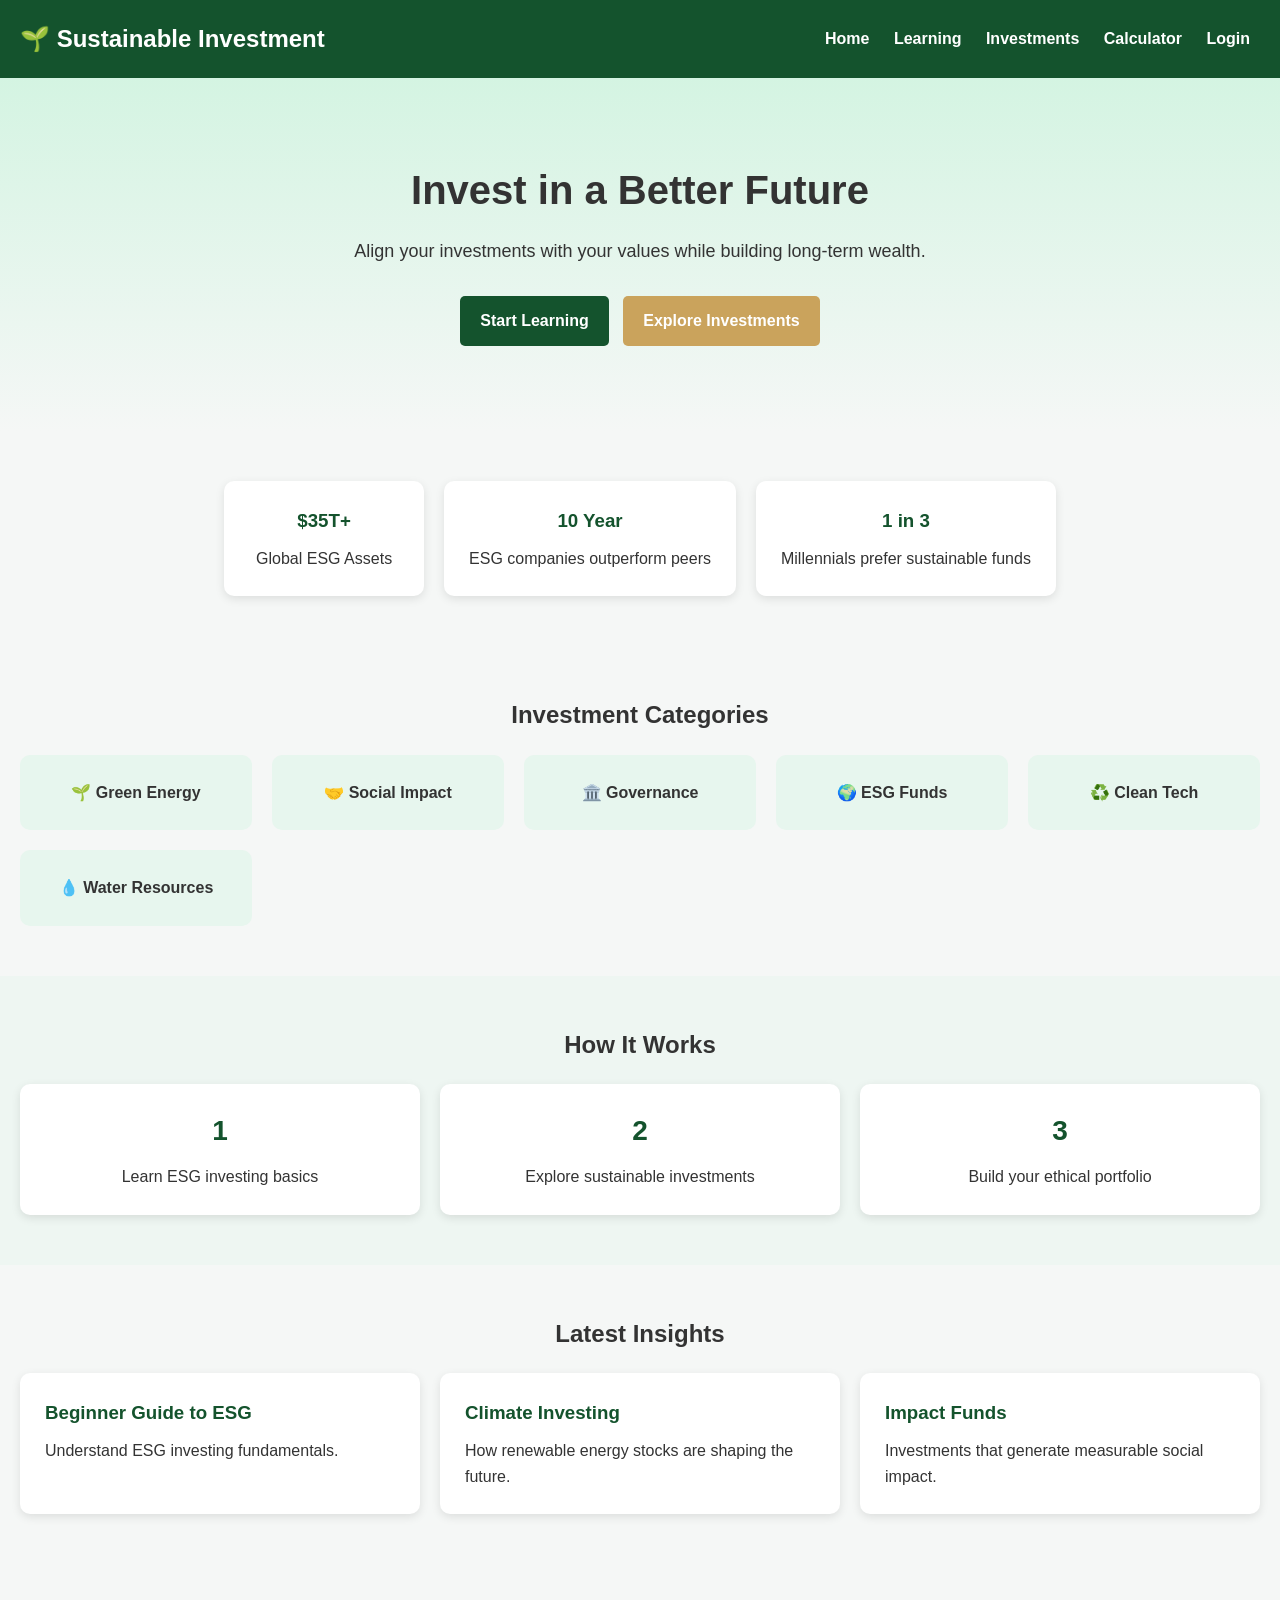
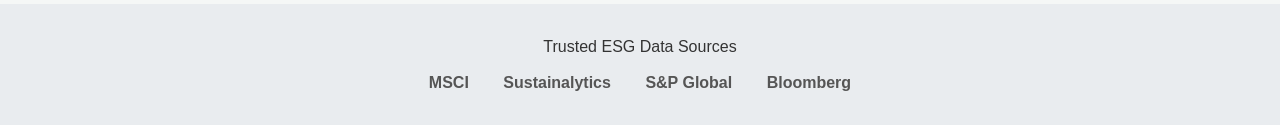
<file: index.html>
<!doctype html>
<html>
  <head>
    <title>Sustainable Investment</title>
    <link rel="stylesheet" href="index.css" />
  </head>


  <body>
    <header>
      <h1>🌱 Sustainable Investment</h1>


      <nav>
        <a href="index.html">Home</a>
        <a href="learning.html">Learning</a>
        <a href="investment.html">Investments</a>
        <a href="calculator.html">Calculator</a>
        <a href="#">Login</a>
      </nav>
    </header>


    <!-- HERO SECTION -->


    <section class="hero">
      <h2>Invest in a Better Future</h2>


      <p>
        Align your investments with your values while building long-term wealth.
      </p>


      <div class="buttons">
        <a href="learning.html" class="btn">Start Learning</a>
        <a href="investment.html" class="btn secondary">Explore Investments</a>
      </div>
    </section>


    <!-- WHY ESG -->


    <section class="stats">
      <div class="card">
        <h3>$35T+</h3>
        <p>Global ESG Assets</p>
      </div>


      <div class="card">
        <h3>10 Year</h3>
        <p>ESG companies outperform peers</p>
      </div>


      <div class="card">
        <h3>1 in 3</h3>
        <p>Millennials prefer sustainable funds</p>
      </div>
    </section>


    <!-- INVESTMENT CATEGORY GRID -->


    <section class="categories">
      <h2>Investment Categories</h2>


      <div class="grid">
        <div class="cat">🌱 Green Energy</div>
        <div class="cat">🤝 Social Impact</div>
        <div class="cat">🏛️ Governance</div>
        <div class="cat">🌍 ESG Funds</div>
        <div class="cat">♻️ Clean Tech</div>
        <div class="cat">💧 Water Resources</div>
      </div>
    </section>
 <!-- HOW IT WORKS -->


    <section class="steps">
      <h2>How It Works</h2>


      <div class="grid">
        <div class="card">
          <h3>1</h3>
          <p>Learn ESG investing basics</p>
        </div>


        <div class="card">
          <h3>2</h3>
          <p>Explore sustainable investments</p>
        </div>


        <div class="card">
          <h3>3</h3>
          <p>Build your ethical portfolio</p>
        </div>
      </div>
    </section>


    <!-- ARTICLES -->


    <section class="articles">
      <h2>Latest Insights</h2>


      <div class="grid">
        <div class="card">
          <h3>Beginner Guide to ESG</h3>
          <p>Understand ESG investing fundamentals.</p>
        </div>


        <div class="card">
          <h3>Climate Investing</h3>
          <p>How renewable energy stocks are shaping the future.</p>
        </div>


        <div class="card">
          <h3>Impact Funds</h3>
          <p>Investments that generate measurable social impact.</p>
        </div>
      </div>
    </section>


    <!-- TRUST BAR -->


    <section class="trust">
      <p>Trusted ESG Data Sources</p>


      <div class="logos">
        <span>MSCI</span>
        <span>Sustainalytics</span>
        <span>S&P Global</span>
        <span>Bloomberg</span>
      </div>
    </section>
 
 </body>
</html>
</file>
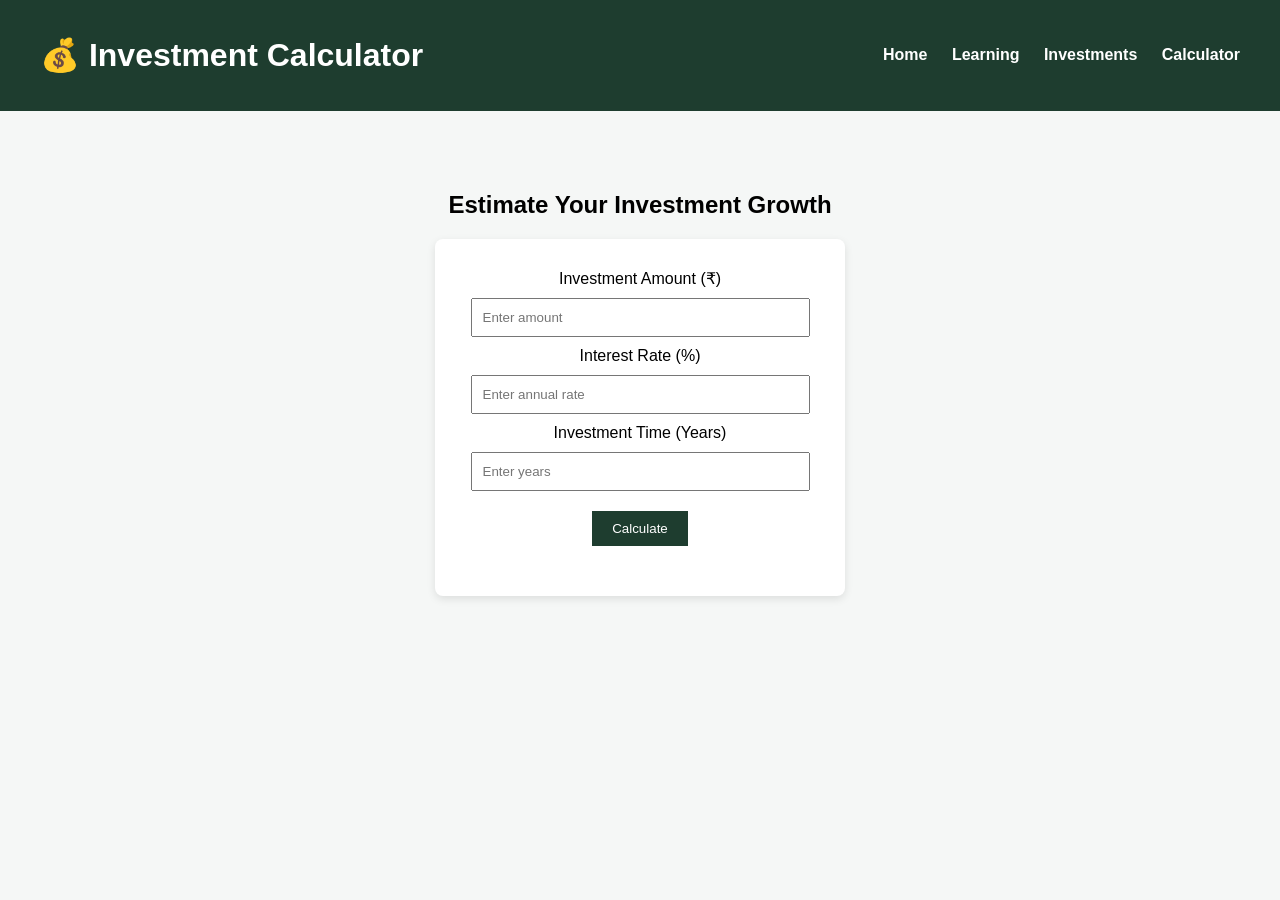
<file: calculator.html>
<!DOCTYPE html>
<html>
<head>
<title>Investment Calculator</title>
<link rel="stylesheet" href="calculator.css">
</head>
<body>
<header>
<h1>💰 Investment Calculator</h1>
<nav>
<a href="index.html">Home</a>
<a href="learning.html">Learning</a>
<a href="investment.html">Investments</a>
<a href="calculator.html">Calculator</a>
</nav>
</header>
<section class="calculator">
<h2>Estimate Your Investment Growth</h2>
<div class="box">
<label>Investment Amount (₹)</label>
<input type="number" id="amount" placeholder="Enter amount">
<label>Interest Rate (%)</label>
<input type="number" id="rate" placeholder="Enter annual rate">
<label>Investment Time (Years)</label>
<input type="number" id="years" placeholder="Enter years">
<button onclick="calculateInvestment()">Calculate</button>
<h3 id="result"></h3>
</div>
</section>
<script src="calc.js"></script>
</body>
</html>
</file>
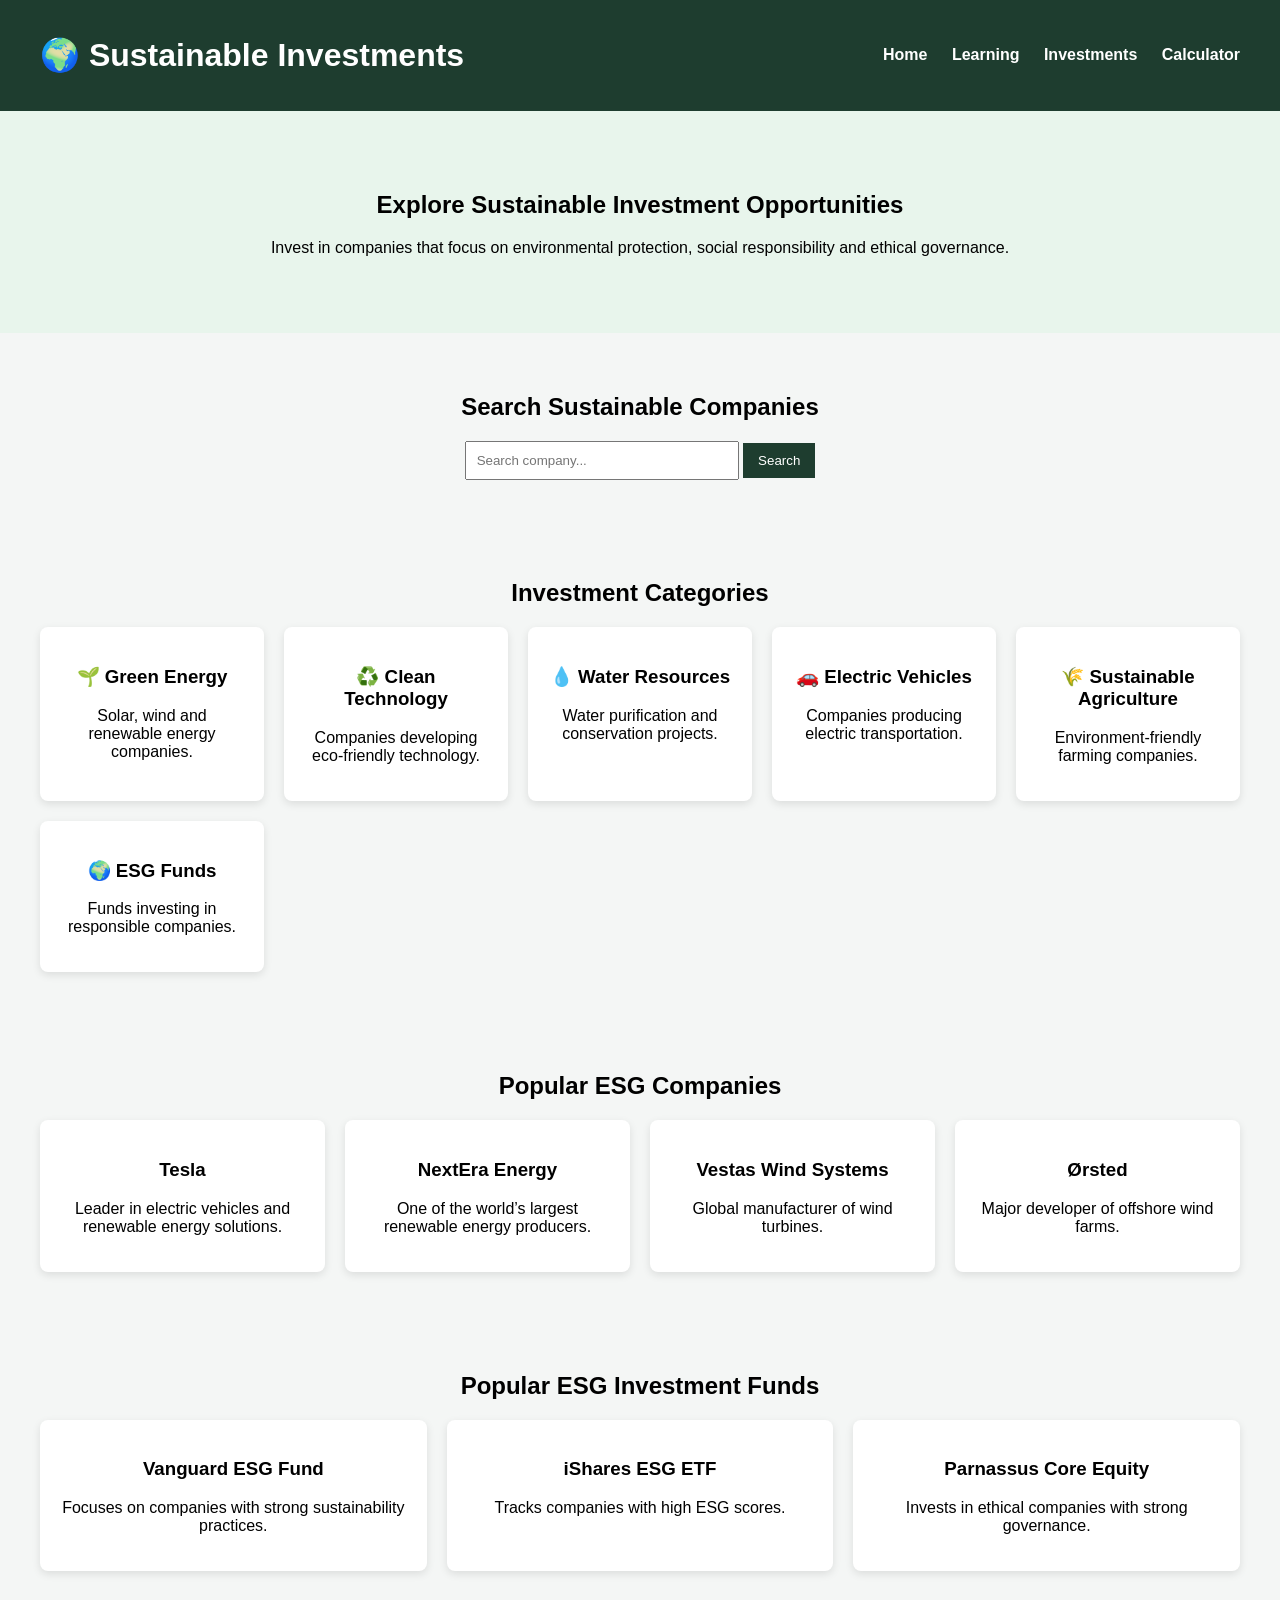
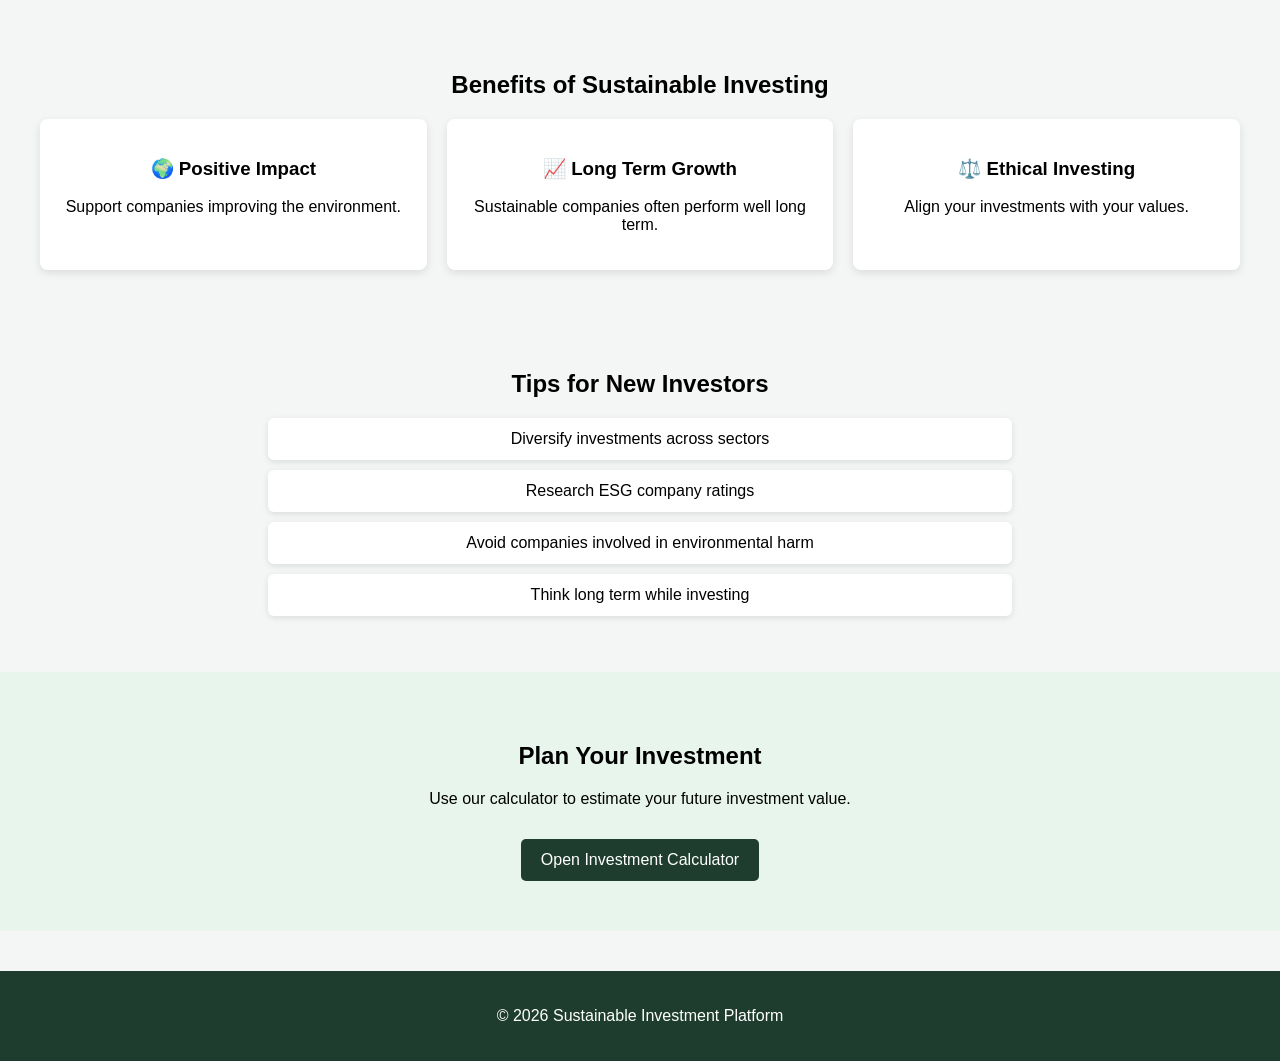
<file: investment.html>
<!DOCTYPE html>
<html>
<head>
<title>Sustainable Investments</title>
<link rel="stylesheet" href="investment.css">
</head>


<body>


<header>


<h1>🌍 Sustainable Investments</h1>


<nav>
<a href="index.html">Home</a>
<a href="learning.html">Learning</a>
<a href="investment.html">Investments</a>
<a href="calculator.html">Calculator</a>
</nav>


</header>


<!-- HERO SECTION -->


<section class="hero">


<h2>Explore Sustainable Investment Opportunities</h2>


<p>
Invest in companies that focus on environmental protection,
social responsibility and ethical governance.
</p>


</section>




<!-- SEARCH COMPANY -->


<section class="search">


<h2>Search Sustainable Companies</h2>


<input type="text" placeholder="Search company...">
<button>Search</button>


</section>




<!-- INVESTMENT CATEGORIES -->


<section class="categories">


<h2>Investment Categories</h2>


<div class="grid">


<div class="card">
<h3>🌱 Green Energy</h3>
<p>Solar, wind and renewable energy companies.</p>
</div>


<div class="card">
<h3>♻️ Clean Technology</h3>
<p>Companies developing eco-friendly technology.</p>
</div>


<div class="card">
<h3>💧 Water Resources</h3>
<p>Water purification and conservation projects.</p>
</div>


<div class="card">
<h3>🚗 Electric Vehicles</h3>
<p>Companies producing electric transportation.</p>
</div>


<div class="card">
<h3>🌾 Sustainable Agriculture</h3>
<p>Environment-friendly farming companies.</p>
</div>


<div class="card">
<h3>🌍 ESG Funds</h3>
<p>Funds investing in responsible companies.</p>
</div>


</div>


</section>




<!-- ESG COMPANIES -->


<section class="companies">


<h2>Popular ESG Companies</h2>


<div class="grid">


<div class="card">
<h3>Tesla</h3>
<p>Leader in electric vehicles and renewable energy solutions.</p>
</div>


<div class="card">
<h3>NextEra Energy</h3>
<p>One of the world’s largest renewable energy producers.</p>
</div>


<div class="card">
<h3>Vestas Wind Systems</h3>
<p>Global manufacturer of wind turbines.</p>
</div>


<div class="card">
<h3>Ørsted</h3>
<p>Major developer of offshore wind farms.</p>
</div>

</div>
</section>
<!-- ESG FUNDS -->


<section class="funds">


<h2>Popular ESG Investment Funds</h2>


<div class="grid">


<div class="card">
<h3>Vanguard ESG Fund</h3>
<p>Focuses on companies with strong sustainability practices.</p>
</div>


<div class="card">
<h3>iShares ESG ETF</h3>
<p>Tracks companies with high ESG scores.</p>
</div>


<div class="card">
<h3>Parnassus Core Equity</h3>
<p>Invests in ethical companies with strong governance.</p>
</div>


</div>


</section>




<!-- BENEFITS -->


<section class="benefits">


<h2>Benefits of Sustainable Investing</h2>


<div class="grid">


<div class="card">
<h3>🌍 Positive Impact</h3>
<p>Support companies improving the environment.</p>
</div>

<div class="card">
<h3>📈 Long Term Growth</h3>
<p>Sustainable companies often perform well long term.</p>
</div>

<div class="card">
<h3>⚖️ Ethical Investing</h3>
<p>Align your investments with your values.</p>
</div>
</div>
</section>


<!-- INVESTMENT TIPS -->


<section class="tips">


<h2>Tips for New Investors</h2>

<ul>

<li>Diversify investments across sectors</li>
<li>Research ESG company ratings</li>
<li>Avoid companies involved in environmental harm</li>
<li>Think long term while investing</li>


</ul>

</section>

<!-- CALL TO ACTION -->

<section class="cta">

<h2>Plan Your Investment</h2>

<p>Use our calculator to estimate your future investment value.</p>

<a href="calculator.html" class="btn">Open Investment Calculator</a>

</section>

<footer>

<p>© 2026 Sustainable Investment Platform</p>

</footer>

</body>
</html>
</file>
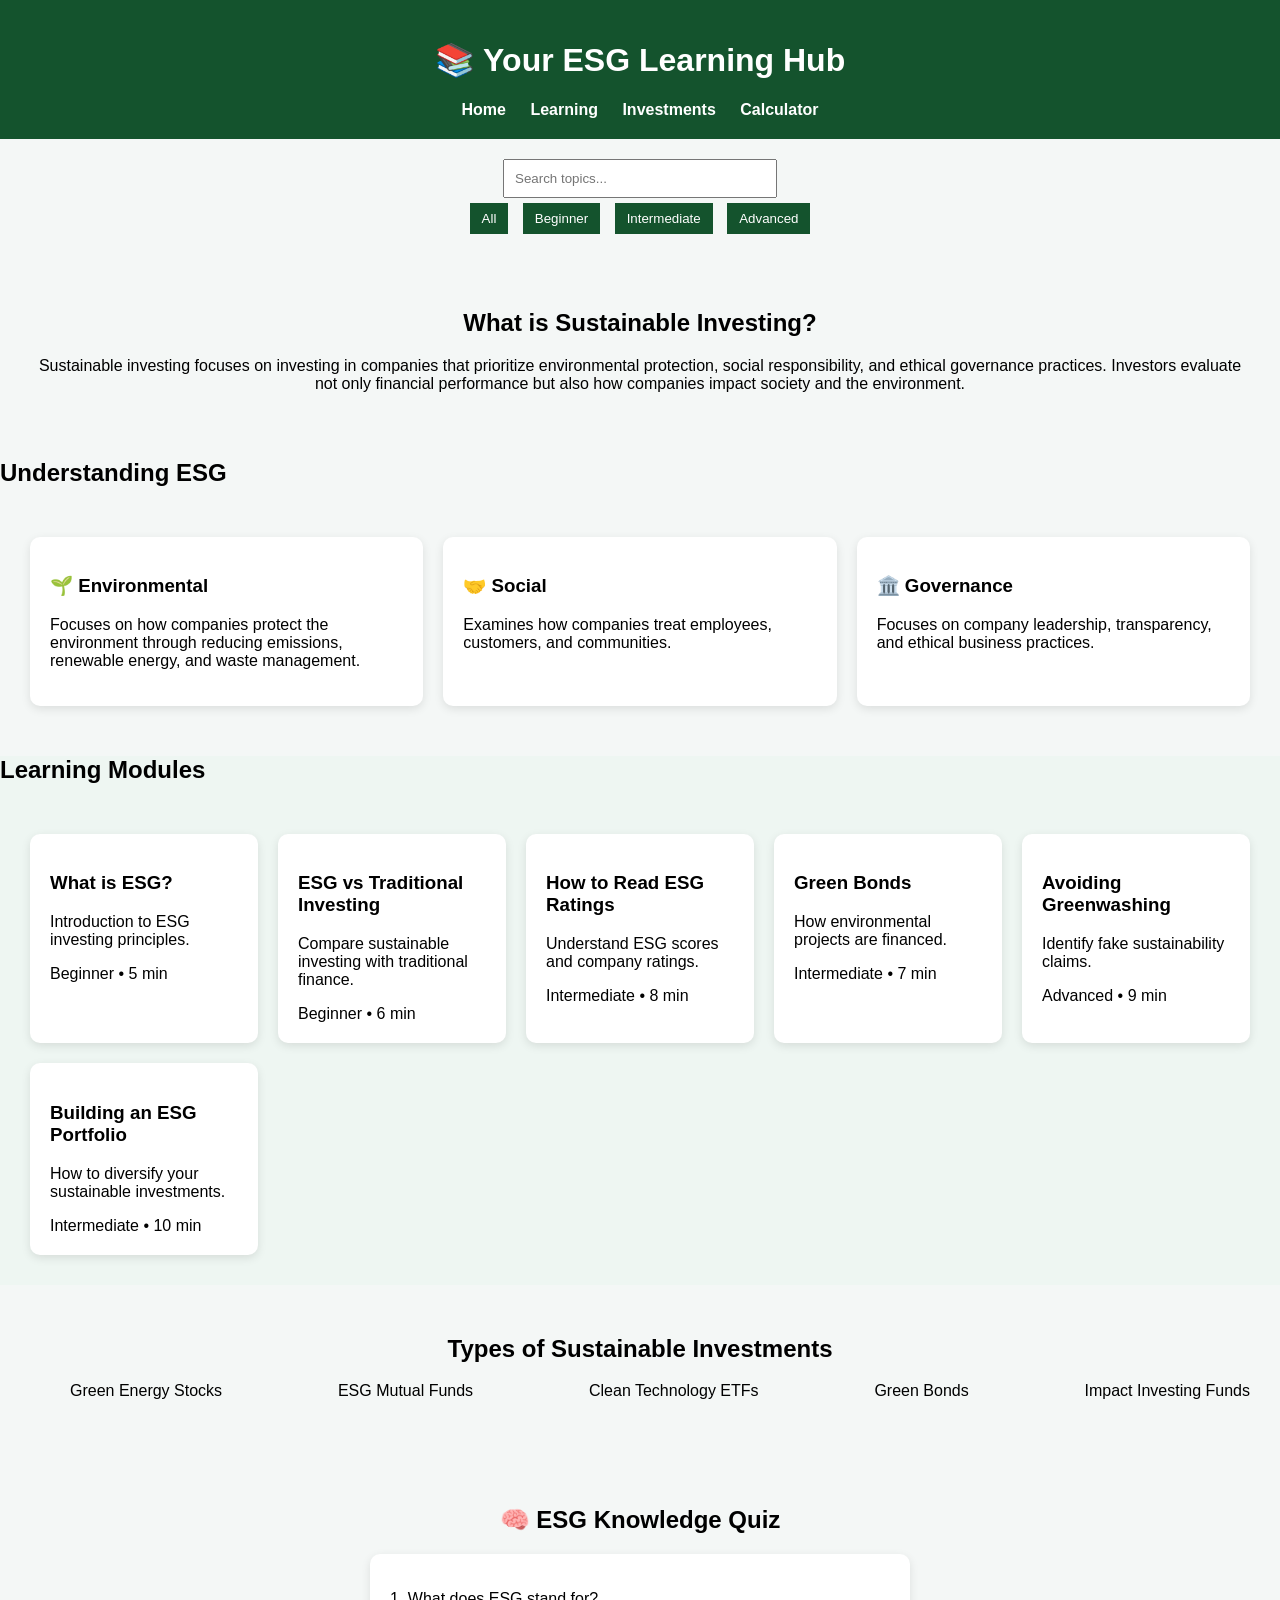
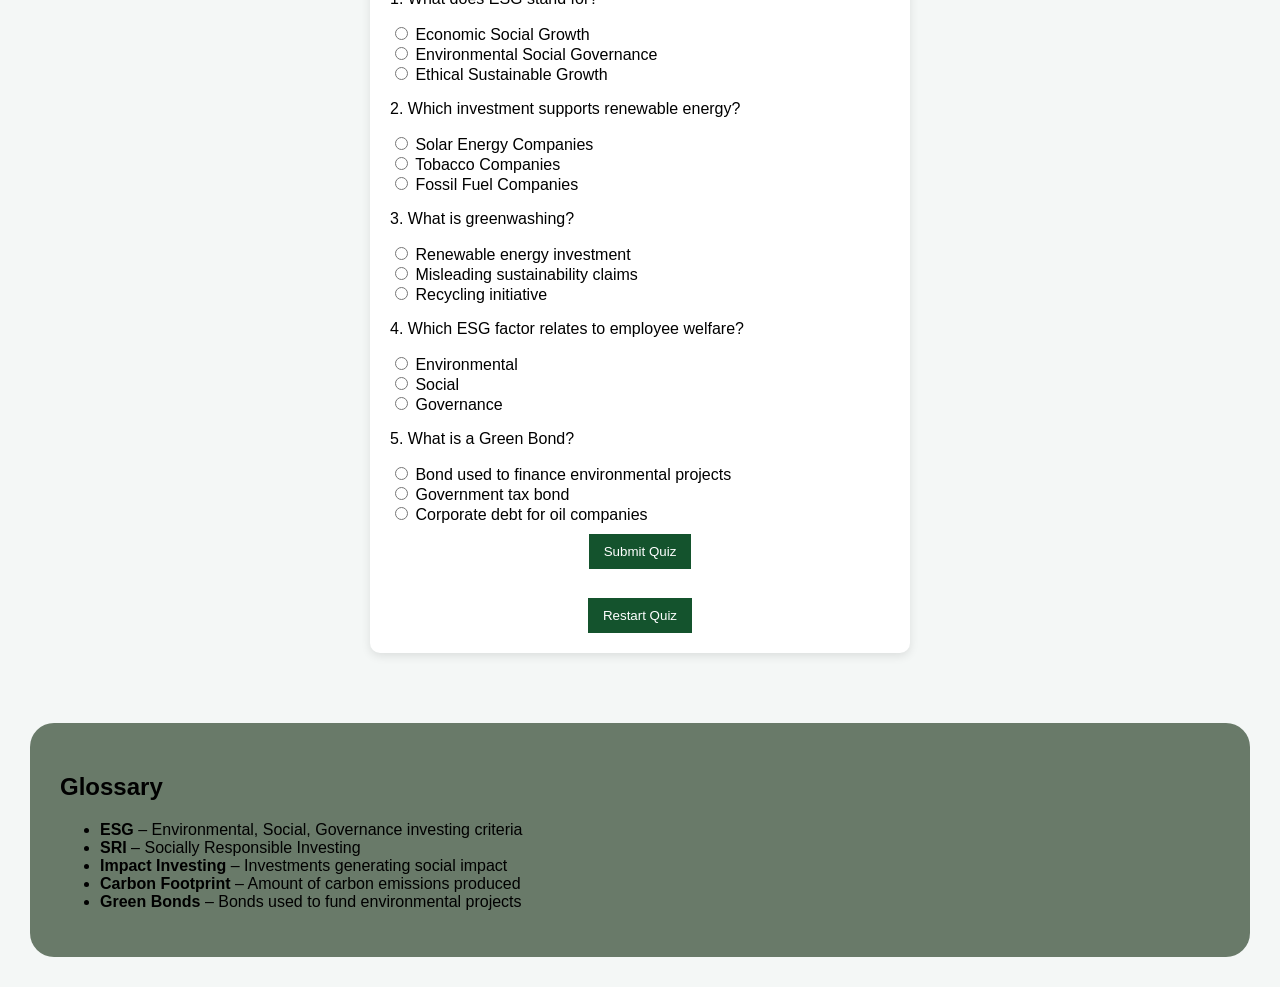
<file: learning.html>
<!doctype html>
<html>
  <head>
    <title>ESG Learning Hub</title>


    <link rel="stylesheet" href="learning.css" />
  </head>


  <body>
    <header>
      <h1>📚 Your ESG Learning Hub</h1>


      <nav>
        <a href="index.html">Home</a>
        <a href="learning.html">Learning</a>
        <a href="investment.html">Investments</a>
        <a href="calculator.html">Calculator</a>
      </nav>
    </header>


    <!-- SEARCH -->


    <section class="search">
      <input type="text" placeholder="Search topics..." />


      <div class="filters">
        <button>All</button>
        <button>Beginner</button>
        <button>Intermediate</button>
        <button>Advanced</button>
      </div>
    </section>


    <!-- INTRODUCTION -->


    <section class="intro">
      <h2>What is Sustainable Investing?</h2>


      <p>
        Sustainable investing focuses on investing in companies that prioritize
        environmental protection, social responsibility, and ethical governance
        practices. Investors evaluate not only financial performance but also
        how companies impact society and the environment.
      </p>
    </section>


    <!-- ESG EXPLANATION -->


    <section class="esg">
      <h2>Understanding ESG</h2>


      <div class="grid">
        <div class="card">
          <h3>🌱 Environmental</h3>


          <p>
            Focuses on how companies protect the environment through reducing
            emissions, renewable energy, and waste management.
          </p>
        </div>


        <div class="card">
          <h3>🤝 Social</h3>


          <p>
            Examines how companies treat employees, customers, and communities.
          </p>
        </div>


        <div class="card">
          <h3>🏛️ Governance</h3>


          <p>
            Focuses on company leadership, transparency, and ethical business
            practices.
          </p>
        </div>
      </div>
    </section>


    <!-- LEARNING MODULES -->


    <section class="modules">
      <h2>Learning Modules</h2>


      <div class="grid">
        <div class="card">
          <h3>What is ESG?</h3>
          <p>Introduction to ESG investing principles.</p>
          <span>Beginner • 5 min</span>
        </div>


        <div class="card">
          <h3>ESG vs Traditional Investing</h3>
          <p>Compare sustainable investing with traditional finance.</p>
          <span>Beginner • 6 min</span>
        </div>


        <div class="card">
          <h3>How to Read ESG Ratings</h3>
          <p>Understand ESG scores and company ratings.</p>
          <span>Intermediate • 8 min</span>
        </div>


        <div class="card">
          <h3>Green Bonds</h3>
          <p>How environmental projects are financed.</p>
          <span>Intermediate • 7 min</span>
        </div>


        <div class="card">
          <h3>Avoiding Greenwashing</h3>
          <p>Identify fake sustainability claims.</p>
          <span>Advanced • 9 min</span>
        </div>


        <div class="card">
          <h3>Building an ESG Portfolio</h3>
          <p>How to diversify your sustainable investments.</p>
          <span>Intermediate • 10 min</span>
        </div>
      </div>
    </section>


    <!-- TYPES OF INVESTMENTS -->


    <section class="types">
      <h2>Types of Sustainable Investments</h2>


      <ul>
        <li>Green Energy Stocks</li>
        <li>ESG Mutual Funds</li>
        <li>Clean Technology ETFs</li>
        <li>Green Bonds</li>
        <li>Impact Investing Funds</li>
      </ul>
    </section>
    <!-- QUIZ SECTION -->


    <section class="quiz-section">
      <h2>🧠 ESG Knowledge Quiz</h2>


      <div class="quiz-box">
        <div class="question">
          <p>1. What does ESG stand for?</p>


          <label
            ><input type="radio" name="q1" value="0" /> Economic Social
            Growth</label
          ><br />
          <label
            ><input type="radio" name="q1" value="1" /> Environmental Social
            Governance</label
          ><br />
          <label
            ><input type="radio" name="q1" value="0" /> Ethical Sustainable
            Growth</label
          ><br />
        </div>


        <div class="question">
          <p>2. Which investment supports renewable energy?</p>


          <label
            ><input type="radio" name="q2" value="1" /> Solar Energy
            Companies</label
          ><br />
          <label
            ><input type="radio" name="q2" value="0" /> Tobacco Companies</label
          ><br />
          <label
            ><input type="radio" name="q2" value="0" /> Fossil Fuel
            Companies</label
          ><br />
        </div>


        <div class="question">
          <p>3. What is greenwashing?</p>


          <label
            ><input type="radio" name="q3" value="0" /> Renewable energy
            investment</label
          ><br />
          <label
            ><input type="radio" name="q3" value="1" /> Misleading
            sustainability claims</label
          ><br />
          <label
            ><input type="radio" name="q3" value="0" /> Recycling
            initiative</label
          ><br />
        </div>


        <div class="question">
          <p>4. Which ESG factor relates to employee welfare?</p>


          <label><input type="radio" name="q4" value="0" /> Environmental</label
          ><br />
          <label><input type="radio" name="q4" value="1" /> Social</label><br />
          <label><input type="radio" name="q4" value="0" /> Governance</label
          ><br />
        </div>


        <div class="question">
          <p>5. What is a Green Bond?</p>


          <label
            ><input type="radio" name="q5" value="1" /> Bond used to finance
            environmental projects</label
          ><br />
          <label
            ><input type="radio" name="q5" value="0" /> Government tax
            bond</label
          ><br />
          <label
            ><input type="radio" name="q5" value="0" /> Corporate debt for oil
            companies</label
          ><br />
        </div>


        <button onclick="submitQuiz()">Submit Quiz</button>


        <h3 id="result"></h3>


        <button onclick="restartQuiz()" class="restart">Restart Quiz</button>
      </div>


      <script src="quiz.js"></script>
    </section>
<!-- GLOSSARY -->


    <div class="glossary">
      <h2>Glossary</h2>


      <ul>
        <li>
          <b>ESG</b> – Environmental, Social, Governance investing criteria
        </li>


        <li><b>SRI</b> – Socially Responsible Investing</li>


        <li><b>Impact Investing</b> – Investments generating social impact</li>


        <li><b>Carbon Footprint</b> – Amount of carbon emissions produced</li>


        <li><b>Green Bonds</b> – Bonds used to fund environmental projects</li>
      </ul>
    </div>


  </body>
</html>
</file>
<file: index.css>
*{
margin:0;
padding:0;
box-sizing:border-box;
font-family:Arial, Helvetica, sans-serif;
}




/* Body */


body{
background:#f5f7f6;
color:#333;
line-height:1.6;
}




/* Header */


header{
background:#14532d;
color:white;
padding:20px;
display:flex;
justify-content:space-between;
align-items:center;
flex-wrap:wrap;
}


header h1{
font-size:24px;
}


nav a{
color:white;
margin:10px;
text-decoration:none;
font-weight:bold;
}


nav a:hover{
text-decoration:underline;
}




/* Hero Section */


.hero{
text-align:center;
padding:80px 20px;
background:linear-gradient(#d4f4e2,#f5f7f6);
}


.hero h2{
font-size:40px;
margin-bottom:15px;
}


.hero p{
font-size:18px;
margin-bottom:25px;
}




/* Buttons */


.buttons{
margin-top:10px;
}


.btn{
display:inline-block;
background:#14532d;
color:white;
padding:12px 20px;
margin:5px;
border-radius:5px;
text-decoration:none;
font-weight:bold;
}


.btn:hover{
background:#0f3d21;
}


.secondary{
background:#caa35c;
color:white;
}


.secondary:hover{
background:#a88645;
}




/* Stats Section */


.stats{
display:flex;
justify-content:center;
gap:20px;
padding:50px 20px;
flex-wrap:wrap;
}


.card{
background:white;
padding:25px;
border-radius:10px;
box-shadow:0 3px 10px rgba(0,0,0,0.1);
text-align:center;
min-width:200px;
}


.card h3{
color:#14532d;
margin-bottom:10px;
}




/* Category Grid */


.categories{
text-align:center;
padding:50px 20px;
}


.grid{
display:grid;
grid-template-columns:repeat(auto-fit,minmax(200px,1fr));
gap:20px;
margin-top:20px;
}


.cat{
background:#e7f6ee;
padding:25px;
border-radius:10px;
font-weight:bold;
transition:0.3s;
}


.cat:hover{
background:#cceedd;
transform:translateY(-5px);
}




/* Steps */


.steps{
background:#eef6f2;
padding:50px 20px;
text-align:center;
}


.steps .card h3{
font-size:28px;
}




/* Articles */


.articles{
padding:50px 20px;
text-align:center;
}


.articles .card{
text-align:left;
}


.articles h3{
margin-bottom:10px;
}




/* Trust Bar */


.trust{
background:#e9ecef;
text-align:center;
padding:30px;
margin-top:40px;
}


.logos{
margin-top:10px;
}


.logos span{
margin:15px;
font-weight:bold;
color:#555;
}




/* Responsive */


@media (max-width:768px){


header{
flex-direction:column;
text-align:center;
}


.hero h2{
font-size:30px;
}


.stats{
flex-direction:column;
align-items:center;
}


}
</file>
<file: calculator.css>
body{
font-family: Arial;
margin:0;
background:#f5f7f6;
}


header{
display:flex;
justify-content:space-between;
align-items:center;
padding:15px 40px;
background:#1e3d2f;
color:white;
}


nav a{
color:white;
margin-left:20px;
text-decoration:none;
font-weight:bold;
}


.calculator{
text-align:center;
padding:60px;
}


.box{
background:white;
width:350px;
margin:auto;
padding:30px;
border-radius:8px;
box-shadow:0 3px 8px rgba(0,0,0,0.1);
}


input{
width:90%;
padding:10px;
margin:10px 0;
}


button{
padding:10px 20px;
background:#1e3d2f;
color:white;
border:none;
cursor:pointer;
margin-top:10px;
}


button:hover{
background:#145a32;
}


#result{
margin-top:20px;
color:#1e3d2f;
}
</file>
<file: investment.css>
body{
font-family: Arial;
margin:0;
background:#f4f6f5;
}


header{
display:flex;
justify-content:space-between;
align-items:center;
padding:15px 40px;
background:#1e3d2f;
color:white;
}


nav a{
color:white;
margin-left:20px;
text-decoration:none;
font-weight:bold;
}


.hero{
text-align:center;
padding:60px;
background:#e8f5ec;
}


.search{
text-align:center;
padding:40px;
}


.search input{
padding:10px;
width:250px;
}


.search button{
padding:10px 15px;
background:#1e3d2f;
color:white;
border:none;
}


.categories,
.companies,
.funds,
.benefits{
padding:40px;
text-align:center;
}


.grid{
display:grid;
grid-template-columns:repeat(auto-fit,minmax(200px,1fr));
gap:20px;
margin-top:20px;
}


.card{
background:white;
padding:20px;
border-radius:8px;
box-shadow:0 3px 8px rgba(0,0,0,0.1);
transition:0.3s;
}


.card:hover{
transform:translateY(-5px);
}


.tips{
padding:40px;
text-align:center;
}


.tips ul{
list-style:none;
padding:0;
}


.tips li{
background:white;
margin:10px auto;
padding:12px;
width:60%;
border-radius:6px;
box-shadow:0 2px 6px rgba(0,0,0,0.1);
}


.cta{
text-align:center;
padding:50px;
background:#e8f5ec;
}


.btn{
display:inline-block;
margin-top:15px;
padding:12px 20px;
background:#1e3d2f;
color:white;
text-decoration:none;
border-radius:5px;
}


footer{
text-align:center;
padding:20px;
background:#1e3d2f;
color:white;
margin-top:40px;
}
</file>
<file: learning.css>
body{


font-family:Arial;
margin:0;
background:#f4f7f6;


}


header{


background:#14532d;
color:white;
padding:20px;
text-align:center;


}


nav a{


color:white;
margin:10px;
text-decoration:none;
font-weight:bold;


}


.search{


text-align:center;
padding:20px;


}


.search input{


padding:10px;
width:250px;


}


.filters button{


padding:8px 12px;
margin:5px;
background:#14532d;
color:white;
border:none;
cursor:pointer;


}


.intro{


padding:30px;
text-align:center;


}


.grid{


display:grid;
grid-template-columns:repeat(auto-fit,minmax(220px,1fr));
gap:20px;
padding:30px;


}


.card{


background:white;
padding:20px;
border-radius:10px;
box-shadow:0 3px 10px rgba(0,0,0,0.1);
transition: 0.3s;


}
.card:hover{
  transform:scale(1.05);
}


.modules{


background:#eef6f2;


}


.types{


padding:30px;
text-align:center;


}


.types ul{


list-style:none;
display:flex;
justify-content: space-between;
}
.quiz-section{


padding:40px;
text-align:center;


}


.quiz-box{


max-width:500px;
margin:auto;
background:white;
padding:20px;
border-radius:10px;
box-shadow:0 3px 10px rgba(0,0,0,0.1);


}


.question{
    text-align: left;
}
button{


background:#14532d;
color:white;
border:none;
padding:10px 15px;
margin-top:10px;
cursor:pointer;


}


.glossary{


padding:30px;
margin:30px;
background-color:rgb(105, 122, 105);
border-radius: 1.5rem;


}
</file>
